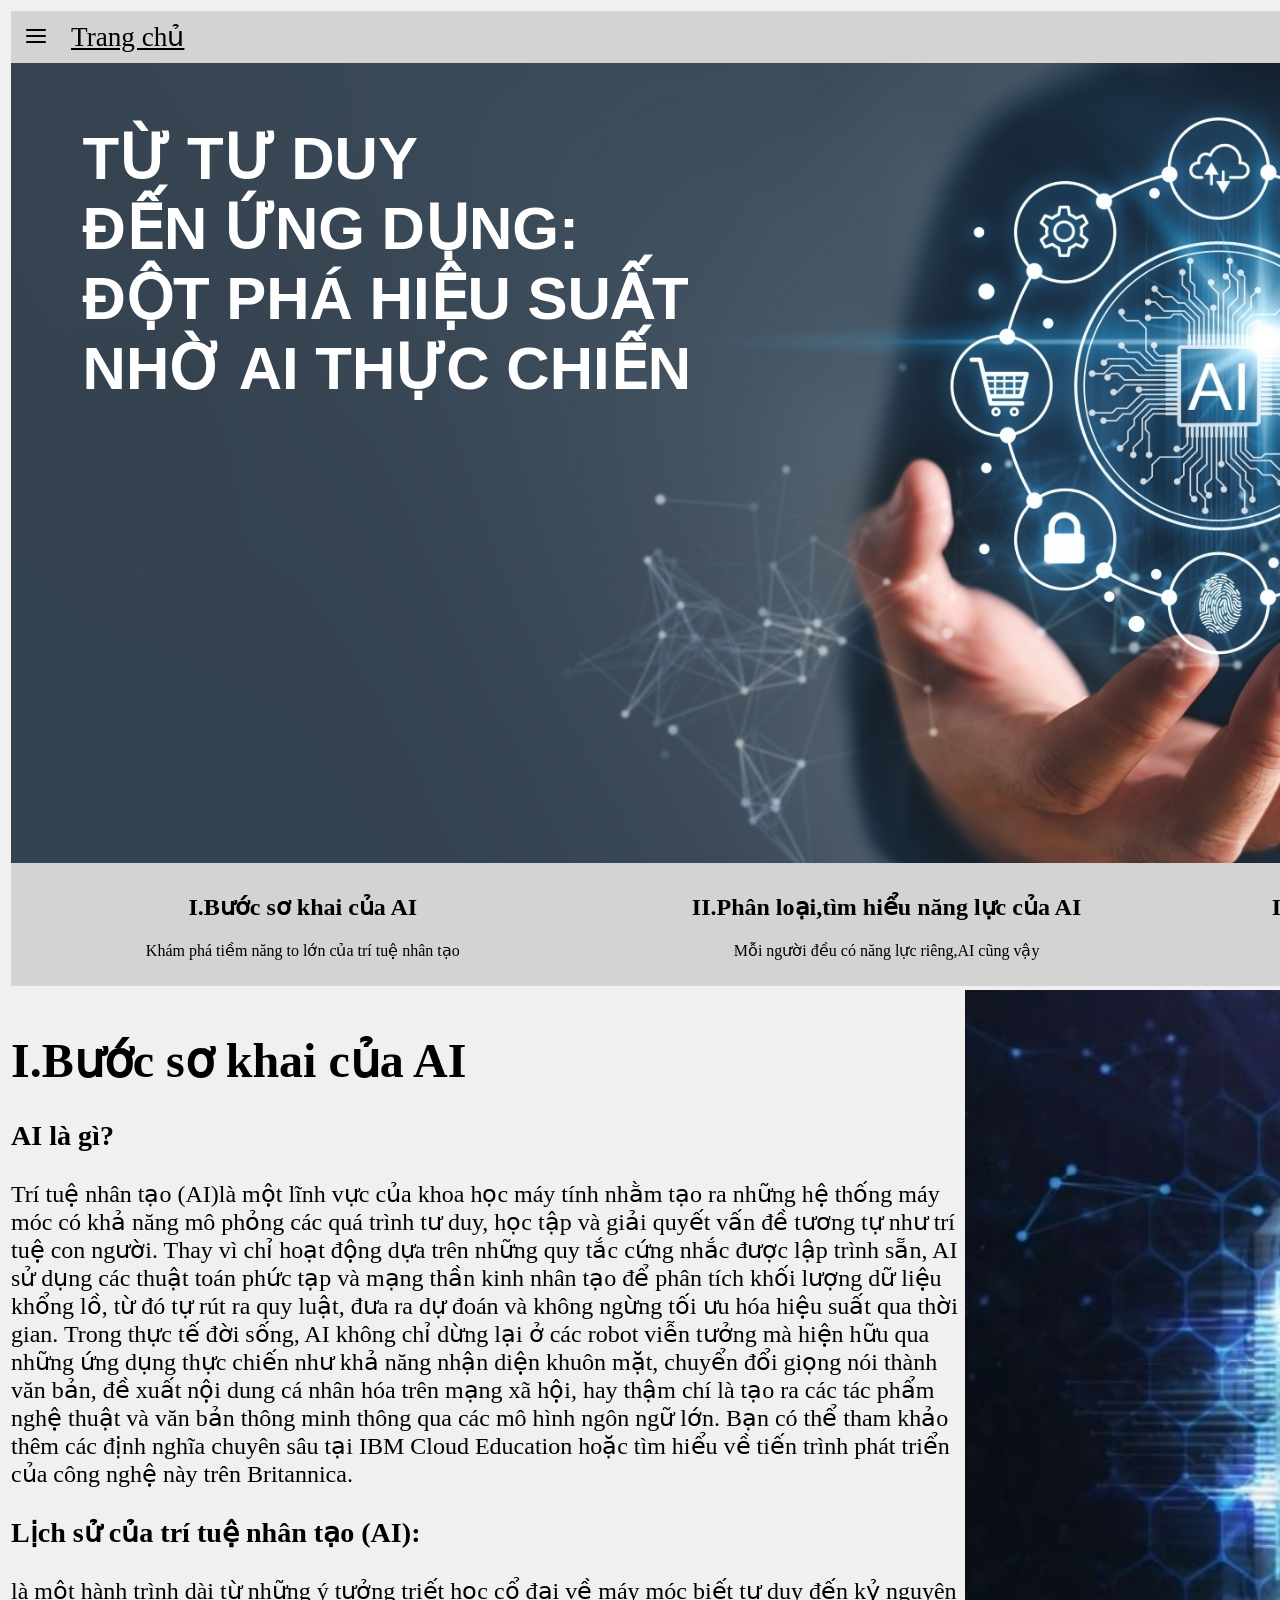
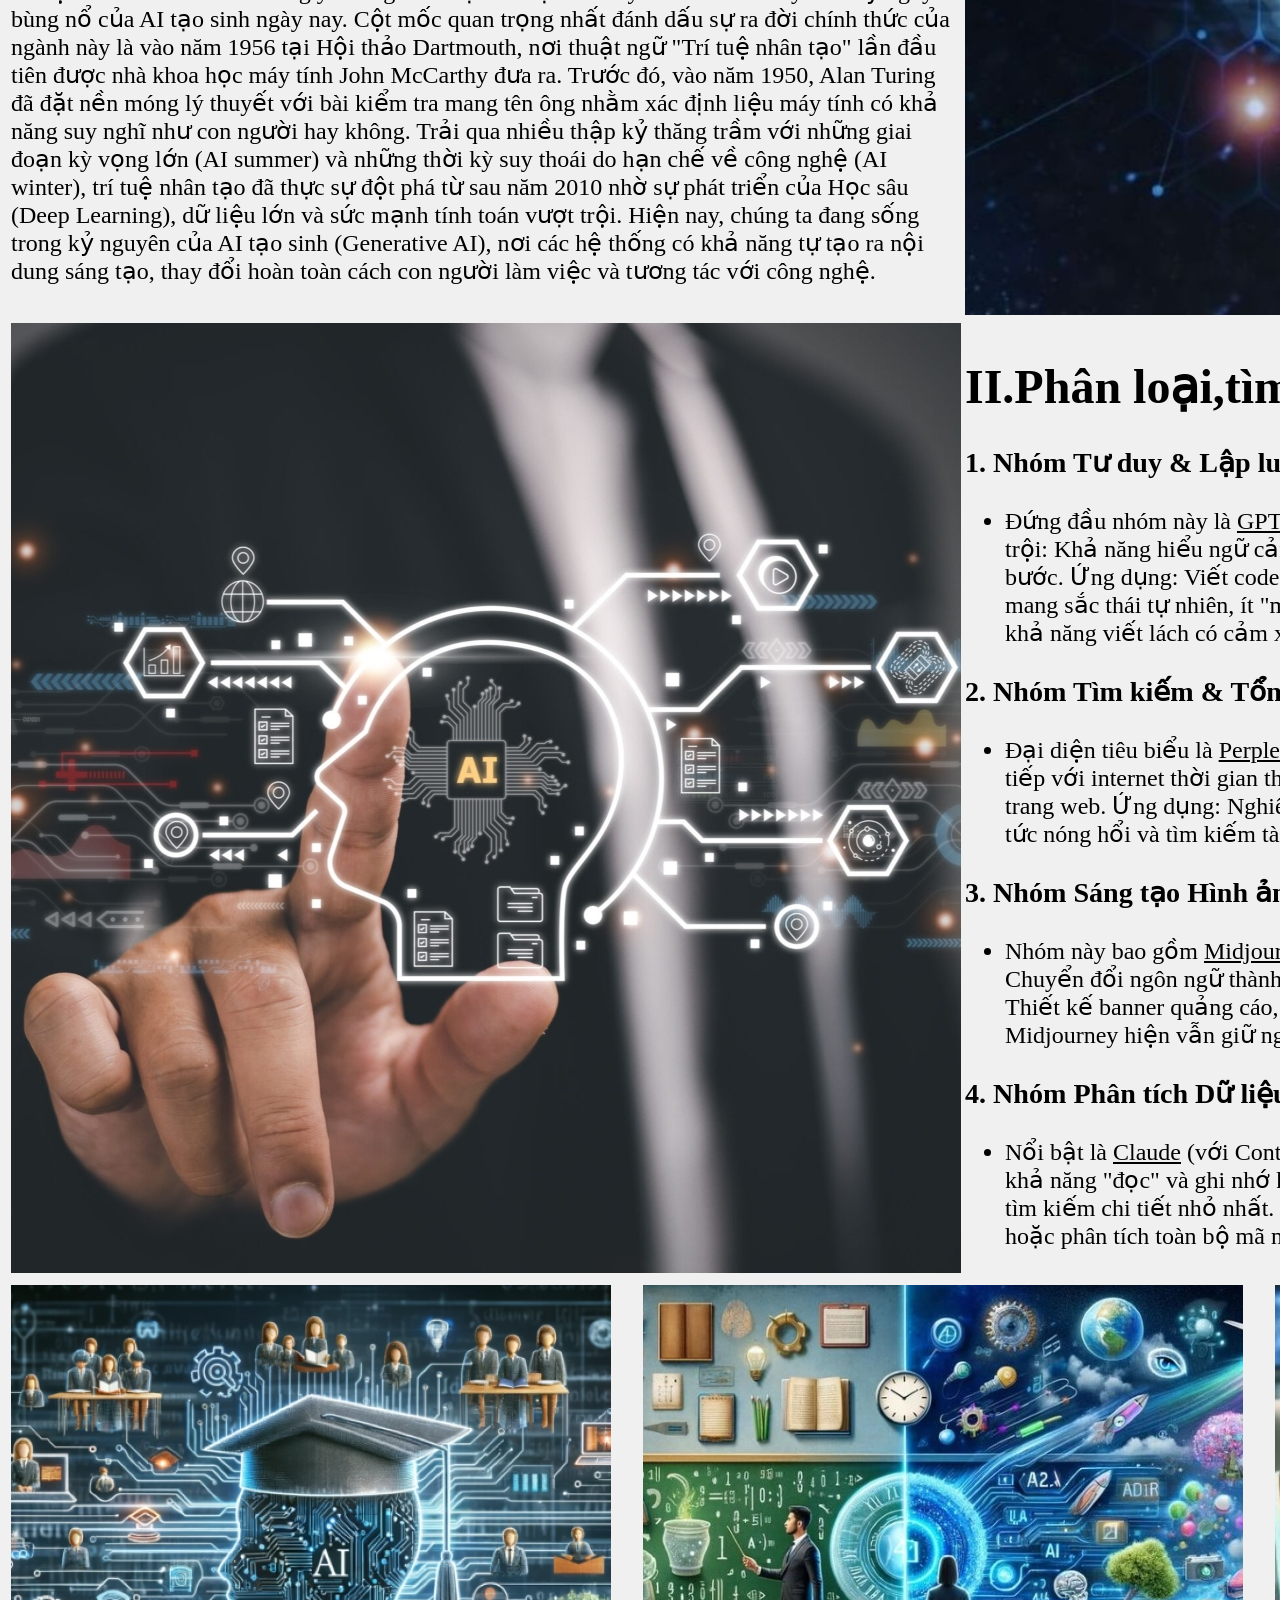
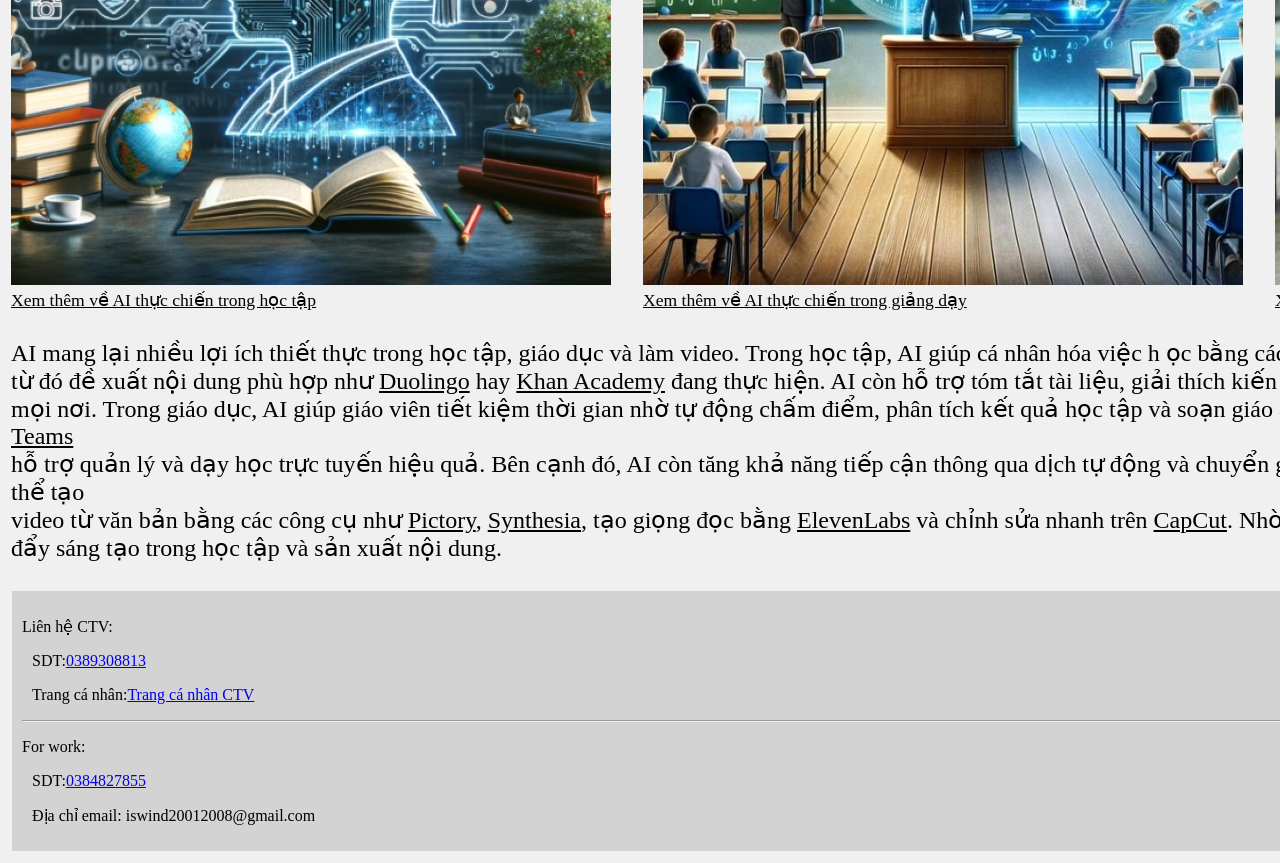
<file: index.html>
<!DOCTYPE html>
<head>
<meta charset="utf-8">
<link href="style.css" rel="stylesheet" type= "text/css">
</head>
<body>
<table>
<tr>
<td colspan="2">
<div class="row">
<div class="menu-container">
 
  <input type="checkbox" id="menu-toggle" class="menu-checkbox">
  
 
  <label for="menu-toggle" class="menu-btn">
    <div class="hamburger">
      <span></span>
      <span></span>
      <span></span>
    </div>
  </label>

  <ul class="dropdown-content">
    <li><a href="https://kilo.ai" target=_blank >Trang web hỗ trợ lập trình</a></li>
    <li><a href="tttv.html">Thông tin người phát triển</a></li>
  </ul>
</div>


  <div class="block_4"><a id="link" href="index.html">Trang chủ</a></div>
</div>
   <div class="banner">
    <h1>TỪ TƯ DUY<br>ĐẾN ỨNG DỤNG:<br>ĐỘT PHÁ HIỆU SUẤT<br> NHỜ AI THỰC CHIẾN<h1>
   </div>
      <div class="slogan">
	  <div class="row">
         <div class="block_3"><h2>I.Bước sơ khai của AI</h2><p>Khám phá tiềm năng to lớn của trí tuệ nhân tạo</p></div>
         <div class="block_3"><h2>II.Phân loại,tìm hiểu năng lực của AI</h2><p>Mỗi người đều có năng lực riêng,AI cũng vậy</p></div>
         <div class="block_3"><h2>III.Sử dụng,phòng tránh rủi ro của AI</h2><p>Đặt đúng vị trí,AI cũng có thể tỏa sáng hoặc lụi tàn</p></div>
      </div>
	  </div>
</td>
</tr>
   <tr>
      <td class="cell_text1">
	  <h1>I.Bước sơ khai của AI</h1>
	  <h3>AI là gì?</h3>
	  <p>Trí tuệ nhân tạo (AI)là một lĩnh vực của khoa học máy tính nhằm tạo ra những hệ thống máy móc có khả năng mô phỏng các quá trình tư duy, 
	  học tập và giải quyết vấn đề tương tự như trí tuệ con người. Thay vì chỉ hoạt động dựa trên những quy tắc cứng nhắc được lập trình sẵn, AI 
	  sử dụng các thuật toán phức tạp và mạng thần kinh nhân tạo để phân tích khối lượng dữ liệu khổng lồ, từ đó tự rút ra quy luật, đưa ra dự đoán
	  và không ngừng tối ưu hóa hiệu suất qua thời gian. Trong thực tế đời sống, AI không chỉ dừng lại ở các robot viễn tưởng mà hiện hữu qua những
	  ứng dụng thực chiến như khả năng nhận diện khuôn mặt, chuyển đổi giọng nói thành văn bản, đề xuất nội dung cá nhân hóa trên mạng xã hội, hay 
	  thậm chí là tạo ra các tác phẩm nghệ thuật và văn bản thông minh thông qua các mô hình ngôn ngữ lớn. Bạn có thể tham khảo thêm các định nghĩa 
	  chuyên sâu tại IBM Cloud Education hoặc tìm hiểu về tiến trình phát triển của công nghệ này trên Britannica.</p>
	  <h3>Lịch sử của trí tuệ nhân tạo (AI):</h3>
	  <p> là một hành trình dài từ những ý tưởng triết học cổ đại về máy móc biết tư duy đến kỷ nguyên bùng nổ của 
	  AI tạo sinh ngày nay. Cột mốc quan trọng nhất đánh dấu sự ra đời chính thức của ngành này là vào năm 1956 tại Hội thảo Dartmouth, nơi thuật ngữ
	  "Trí tuệ nhân tạo" lần đầu tiên được nhà khoa học máy tính John McCarthy đưa ra. Trước đó, vào năm 1950, Alan Turing đã đặt nền móng lý thuyết 
	  với bài kiểm tra mang tên ông nhằm xác định liệu máy tính có khả năng suy nghĩ như con người hay không. Trải qua nhiều thập kỷ thăng trầm với 
	  những giai đoạn kỳ vọng lớn (AI summer) và những thời kỳ suy thoái do hạn chế về công nghệ (AI winter), trí tuệ nhân tạo đã thực sự đột phá từ 
	  sau năm 2010 nhờ sự phát triển của Học sâu (Deep Learning), dữ liệu lớn và sức mạnh tính toán vượt trội. Hiện nay, chúng ta đang sống trong kỷ 
	  nguyên của AI tạo sinh (Generative AI), nơi các hệ thống có khả năng tự tạo ra nội dung sáng tạo, thay đổi hoàn toàn cách con người làm việc và 
	  tương tác với công nghệ. 
</p>
	  </td>
      <td class="cell_img1"><img src="img/img1.jpg"></td>
   </tr>
   <tr>
      <td class="cell_img2"><img src="img/img2.jpg"></td>
      <td class="cell_text2">
	  <h1>II.Phân loại,tìm hiểu năng lực của AI</h1>
	  <h3>1. Nhóm Tư duy & Lập luận (The Logical Thinkers)</h3>
	  <p>
	  <ul>
	  <li>
         Đứng đầu nhóm này là <a id="link" href="https://chatgpt.com" target=_blank>GPT-4o (OpenAI)</a> và <a id="link" href="https://www.anthropic.com/news/claude-3-5-sonnetClaude" target=_blank> Claude 3.5 Sonnet (Anthropic).</a>
         Năng lực nổi trội: Khả năng hiểu ngữ cảnh sâu sắc, lập luận logic phức tạp và giải quyết vấn đề đa bước.
         Ứng dụng: Viết code, lập kế hoạch kinh doanh, phân tích dữ liệu và viết lách mang sắc thái tự nhiên, ít
         "máy móc" nhất. Đặc biệt, Claude được đánh giá rất cao về khả năng viết lách có cảm xúc và "người" hơn.
		 </li>
		 </ul>
      <h3>2. Nhóm Tìm kiếm & Tổng hợp thông tin (The Knowledge Seekers)</h3>
      <p>
	     <ul>
	     <li>
	     Đại diện tiêu biểu là <a id="link" href="https://www.perplexity.ai/" target=_blank>Perplexity AI</a> và <a id="link" href="https://gemini.google.com" target=_blank>Google Gemini.</a>
         Năng lực nổi trội: Kết nối trực tiếp với internet thời gian thực, trích dẫn nguồn tin cậy và tóm tắt thông tin từ hàng ngàn trang web.
         Ứng dụng: Nghiên cứu thị trường, kiểm tra thông tin (fact-check), cập nhật tin tức nóng hổi và tìm kiếm tài liệu học thuật.
		 </li>
		 </ul>
	  </p>
      <h3>3. Nhóm Sáng tạo Hình ảnh & Đồ họa (The Visual Artists)</h3>
      <p>
	  <ul>
	  <li>
	     Nhóm này bao gồm <a id="link" href="https://gigapixelai.com" target=_blank>Midjourney</a>, <a id="link" href="https://alibabacloud.com" target=_blank>DALL-E 3</a> và <a id="link" href="https://stablediffusionweb.com/" target=_blank>Stable Diffusion.</a>
         Năng lực nổi trội: Chuyển đổi ngôn ngữ thành hình ảnh nghệ thuật với độ chi tiết kinh ngạc.
         Ứng dụng: Thiết kế banner quảng cáo, minh họa bài viết, tạo logo và concept art. Trong đó, Midjourney hiện vẫn giữ ngôi vương về tính nghệ thuật và độ sắc nét.
		 </li>
		 </ul>
		 </p>
      <h3>4. Nhóm Phân tích Dữ liệu & Xử lý File lớn (The Data Crunchers)</h3>
      <p>
	  <ul>
	  <li>
	     Nổi bật là <a id="link" href="https://claude.ai" target=_blank>Claude</a> (với Context Window lớn) và <a id="link" href="https://aistudio.google.com"target=_blank>Gemini 1.5 Pro.</a>
         Năng lực nổi trội: Có khả năng "đọc" và ghi nhớ hàng ngàn trang tài liệu hoặc hàng giờ video cùng một lúc để tìm kiếm chi tiết nhỏ nhất.
         Ứng dụng: Đọc hiểu báo cáo tài chính dày cộm, tóm tắt sách, hoặc phân tích toàn bộ mã nguồn của một phần mềm lớn.
		 </li>
		 </ul>
      </p>
	  </td>
   </tr>
   <tr>
   </tr>
</table>
<table>
   <tr class="image-row">
	  <td class="img"><a class="link3" href="hocthuat.html"><img src="img\hocthuat.jpg"><br>Xem thêm về AI thực chiến trong học tập</a></td>
	  <td class="img"><a class="link3" href="giangday.html"><img src="img\giangday.jpg"><br>Xem thêm về AI thực chiến trong giảng dạy</a></td>
	  <td class="img"><a class="link3" href="video.html"><img src="img\lam video.jpg"><br>Xem thêm về AI thực chiến trong tạo video</a></td>
   </tr>
   <tr class="cell_text1">	
      <td><p>AI mang lại nhiều lợi ích thiết thực trong học tập, giáo dục và làm video. Trong học tập, AI giúp cá nhân hóa việc h
	  ọc bằng cách phân tích điểm mạnh – điểm yếu của từng người,<br> từ đó đề xuất nội dung phù hợp như <a id="link" href="https://vi.duolingo.com/" target=_blank >Duolingo</a> 
	  hay <a id="link" href="https://vi.khanacademy.org/" target=_blank >Khan Academy</a>
	  đang thực hiện. AI còn hỗ trợ tóm tắt tài liệu, giải thích kiến thức khó, tạo sơ đồ tư duy và giúp học sinh học mọi lúc <br>
	  mọi nơi. Trong giáo dục, AI giúp giáo viên tiết kiệm thời gian nhờ tự động chấm điểm, phân tích kết quả học tập và soạn giáo án; các nền tảng như <a id="link" href="https://classroom.google.com/" target=_blank>Google Classroom</a> hay
	  <a id="link" href="https://www.microsoft.com/vi-vn/microsoft-teams/log-in" target=_blank>Microsoft Teams</a><br>
	  hỗ trợ quản lý và dạy học trực tuyến hiệu quả. Bên cạnh đó, AI
	  còn tăng khả năng tiếp cận thông qua dịch tự động và chuyển giọng nói thành văn bản. Trong lĩnh vực làm video, AI có thể tạo<br> video từ văn bản bằng các công cụ như <a id="link" href="https://pictory.ai/" target=_blank>Pictory</a>, 
	  <a id="link" href="https://www.synthesia.io/" target=_blank>Synthesia</a>, 
	  tạo giọng đọc bằng <a id="link" href="https://elevenlabs.io/" target=_blank>ElevenLabs</a> và chỉnh sửa nhanh trên <a id="link" href="https://www.capcut.com/">CapCut</a>. 
	  Nhờ đó, AI giúp tiết kiệm thời gian, nâng cao hiệu quả và thúc đẩy sáng tạo trong học tập và sản xuất nội dung.</p></td>
   </tr>
<tr>
<td>
<footer>
   <div><p>Liên hệ CTV:</p>
      <div class="link1"><p>SDT:<a href="tel:0389308813">0389308813</a></p></div>
      <div class="link1"><p>Trang cá nhân:<a href="https://www.facebook.com/an.nguyen.386273">Trang cá nhân CTV</a></div>
   </div>
   <hr>
   <div><p>For work:</p>
      <div class="link1"><p>SDT:<a href="tel:0384827855">0384827855</a></p></div>
      <div class="link1"><p>Địa chỉ email:<span onclick="navigator.clipboard.writeText(' iswind20012008@gmail.com'); alert('Đã sao chép!');" style="cursor:pointer;">
   iswind20012008@gmail.com
</span></p>
</div>
   </div>
</footer>
</td>
</tr>
</table>
</body>
</file>
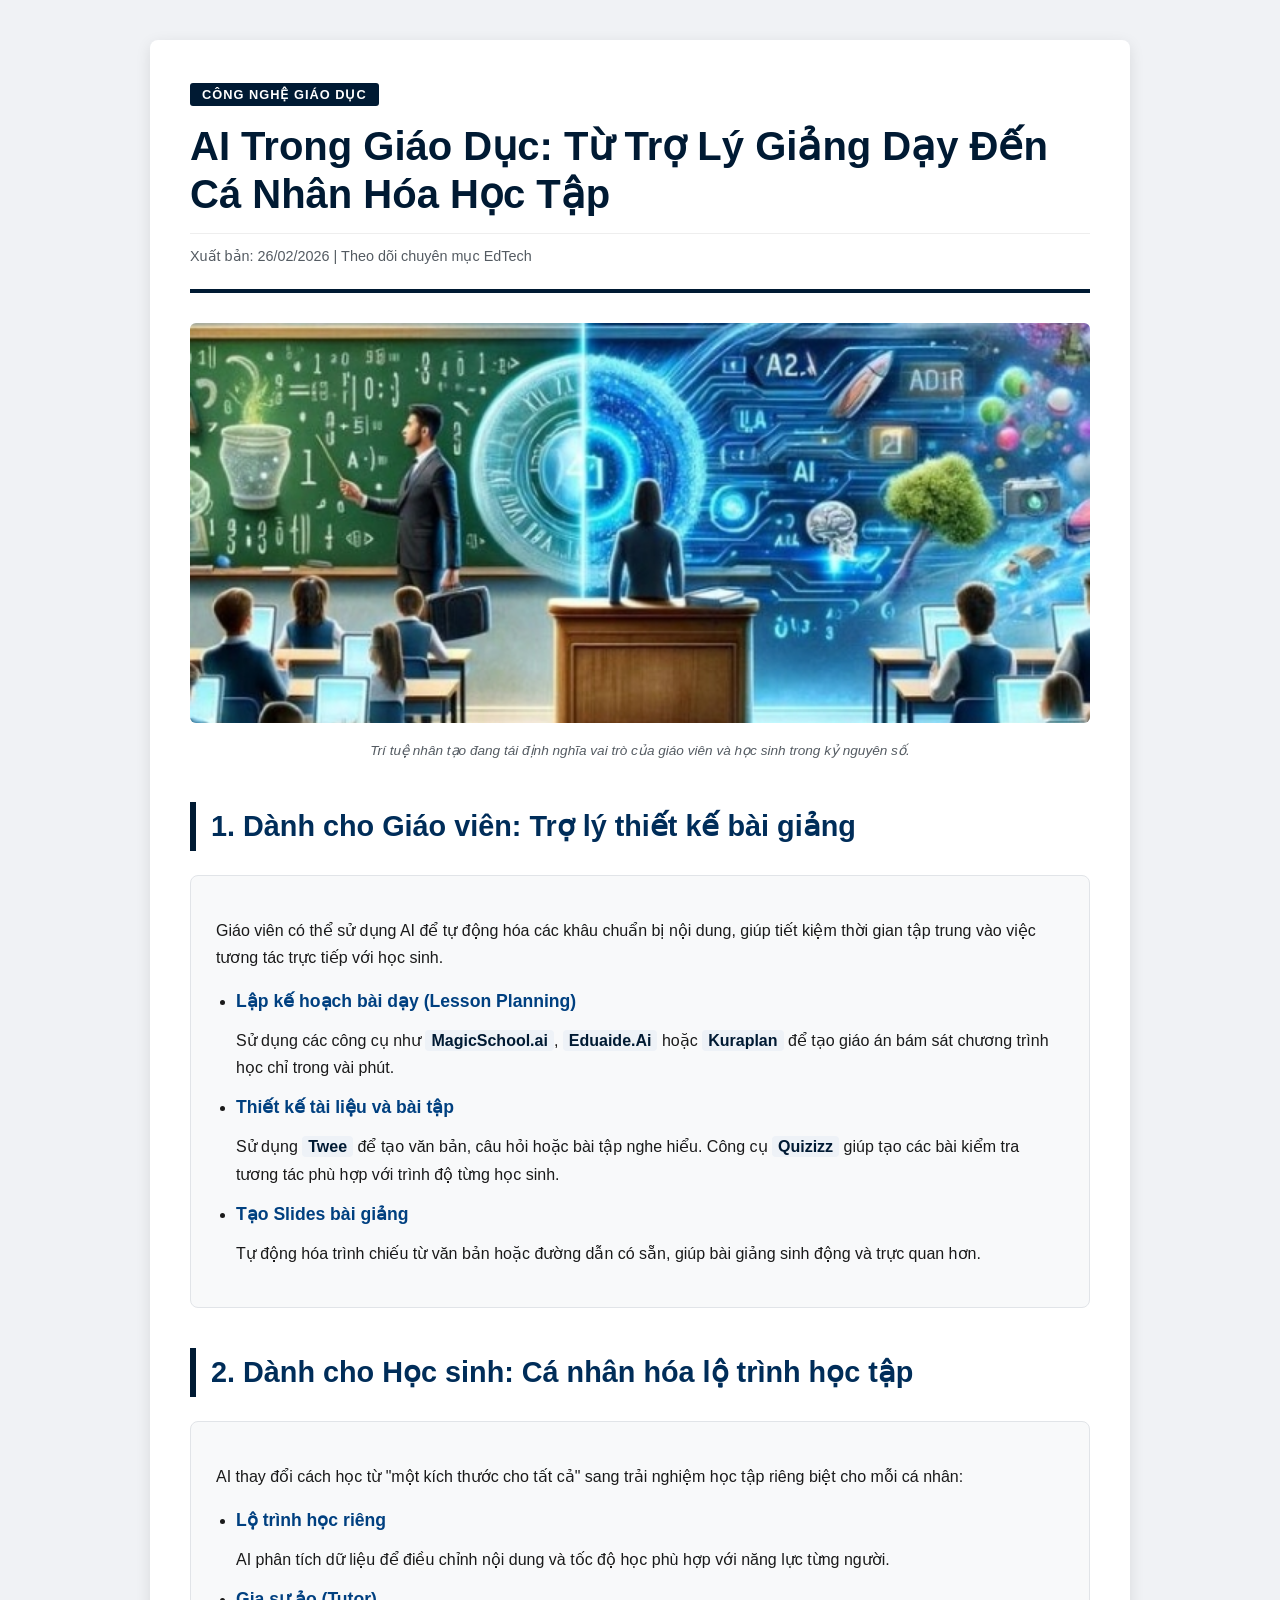
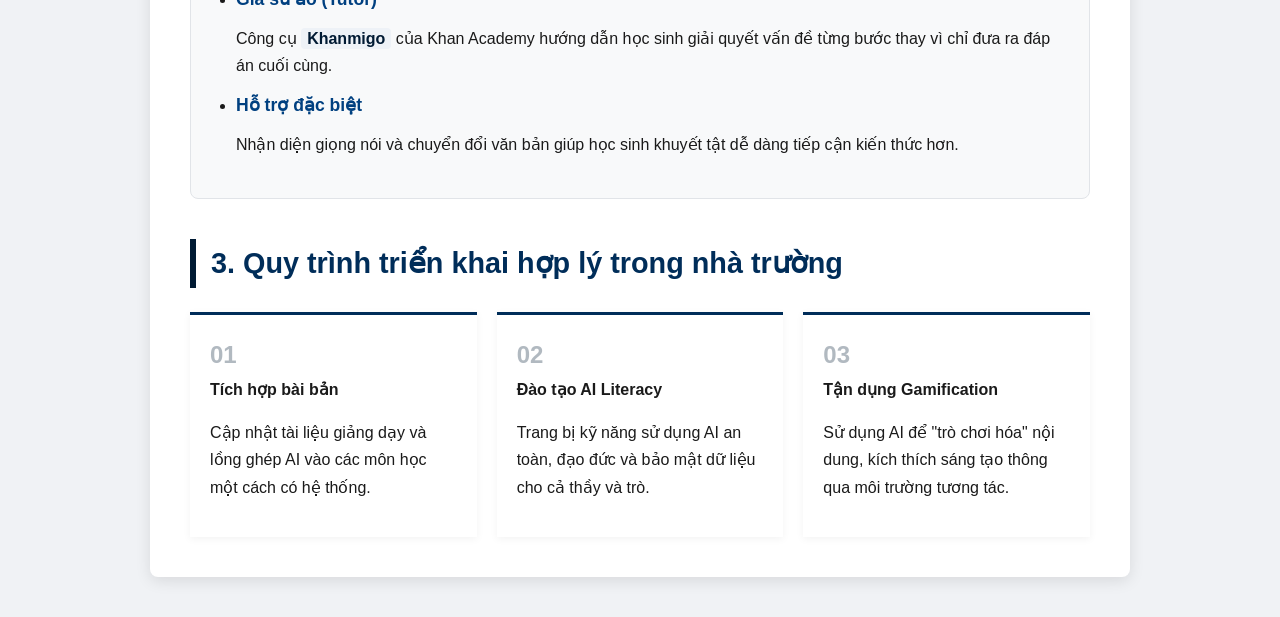
<file: giangday.html>
<!DOCTYPE html>
<html lang="vi">
<head>
    <meta charset="UTF-8">
    <meta name="viewport" content="width=device-width, initial-scale=1.0">
    <title>AI trong Giáo dục: Tương lai của Dạy và Học</title>
    <style>
        :root {
     
            --navy-dark: #001a33;
            --navy-primary: #002d59;
            --navy-accent: #004080;
            --text-main: #1a1a1a;
            --text-muted: #545b62;
            --bg-light: #f8f9fa;
            --white: #ffffff;
        }

        body {
            font-family: 'Segoe UI', Roboto, Helvetica, Arial, sans-serif;
            line-height: 1.7;
            color: var(--text-main);
            margin: 0;
            background-color: #f0f2f5;
        }

        .container {
            max-width: 900px;
            margin: 40px auto;
            background: var(--white);
            padding: 40px;
            border-radius: 8px;
            box-shadow: 0 4px 15px rgba(0,0,0,0.1);
        }

     
        header {
            border-bottom: 4px solid var(--navy-dark);
            margin-bottom: 30px;
            padding-bottom: 20px;
        }

        .category-tag {
            background: var(--navy-dark);
            color: var(--white);
            padding: 4px 12px;
            font-size: 0.8rem;
            font-weight: bold;
            text-transform: uppercase;
            letter-spacing: 1px;
            border-radius: 3px;
        }

        h1 {
            font-size: 2.5rem;
            color: var(--navy-dark);
            margin: 15px 0;
            line-height: 1.2;
        }

        .article-meta {
            font-size: 0.9rem;
            color: var(--text-muted);
            border-top: 1px solid #eee;
            padding-top: 10px;
        }

        /* Hình ảnh minh họa */
        .featured-image-container {
            margin: 30px 0;
        }

        .featured-image {
            width: 100%;
            height: 400px;
            object-fit: cover;
            border-radius: 6px;
        }

        .image-caption {
            font-size: 0.85rem;
            color: var(--text-muted);
            text-align: center;
            margin-top: 8px;
            font-style: italic;
        }

      
        h2 {
            font-size: 1.8rem;
            color: var(--navy-primary);
            border-left: 6px solid var(--navy-dark);
            padding-left: 15px;
            margin-top: 40px;
        }

        .content-card {
            background: var(--bg-light);
            border: 1px solid #e1e4e8;
            border-radius: 8px;
            padding: 25px;
            margin-bottom: 25px;
        }

        .sub-heading {
            color: var(--navy-accent);
            font-weight: bold;
            font-size: 1.1rem;
            display: block;
            margin-bottom: 10px;
        }

        .tool-list {
            margin: 15px 0;
            padding-left: 20px;
        }

        .tool-list li {
            margin-bottom: 12px;
        }

        .tool-name {
            color: var(--navy-dark);
            font-weight: 600;
            background: #eef2f7;
            padding: 2px 6px;
            border-radius: 4px;
        }

        .process-box {
            display: grid;
            grid-template-columns: repeat(auto-fit, minmax(250px, 1fr));
            gap: 20px;
            margin-top: 20px;
        }

        .step-item {
            border-top: 3px solid var(--navy-primary);
            background: #fff;
            padding: 20px;
            box-shadow: 0 2px 8px rgba(0,0,0,0.05);
        }

        .step-number {
            color: var(--navy-dark);
            font-size: 1.5rem;
            font-weight: 800;
            opacity: 0.3;
        }

        @media (max-width: 768px) {
            .container { padding: 20px; margin: 0; }
            h1 { font-size: 1.8rem; }
            .featured-image { height: 250px; }
        }
    </style>
</head>
<body>

<div class="container">
    <header>
        <span class="category-tag">Công nghệ giáo dục</span>
        <h1>AI Trong Giáo Dục: Từ Trợ Lý Giảng Dạy Đến Cá Nhân Hóa Học Tập</h1>
        <div class="article-meta">Xuất bản: 26/02/2026 | Theo dõi chuyên mục EdTech</div>
    </header>

    <div class="featured-image-container">
        <img src="img/giangday.jpg" 
             alt="AI in Education" class="featured-image">
        <p class="image-caption">Trí tuệ nhân tạo đang tái định nghĩa vai trò của giáo viên và học sinh trong kỷ nguyên số.</p>
    </div>

    <h2>1. Dành cho Giáo viên: Trợ lý thiết kế bài giảng</h2>
    <div class="content-card">
        <p>Giáo viên có thể sử dụng AI để tự động hóa các khâu chuẩn bị nội dung, giúp tiết kiệm thời gian tập trung vào việc tương tác trực tiếp với học sinh.</p>
        <ul class="tool-list">
            <li><span class="sub-heading">Lập kế hoạch bài dạy (Lesson Planning)</span>
                Sử dụng các công cụ như <span class="tool-name">MagicSchool.ai</span>, <span class="tool-name">Eduaide.Ai</span> hoặc <span class="tool-name">Kuraplan</span> để tạo giáo án bám sát chương trình học chỉ trong vài phút.</li>
            <li><span class="sub-heading">Thiết kế tài liệu và bài tập</span>
                Sử dụng <span class="tool-name">Twee</span> để tạo văn bản, câu hỏi hoặc bài tập nghe hiểu. Công cụ <span class="tool-name">Quizizz</span> giúp tạo các bài kiểm tra tương tác phù hợp với trình độ từng học sinh.</li>
            <li><span class="sub-heading">Tạo Slides bài giảng</span>
                Tự động hóa trình chiếu từ văn bản hoặc đường dẫn có sẵn, giúp bài giảng sinh động và trực quan hơn.</li>
        </ul>
    </div>

    <h2>2. Dành cho Học sinh: Cá nhân hóa lộ trình học tập</h2>
    <div class="content-card">
        <p>AI thay đổi cách học từ "một kích thước cho tất cả" sang trải nghiệm học tập riêng biệt cho mỗi cá nhân:</p>
        <ul class="tool-list">
            <li><span class="sub-heading">Lộ trình học riêng</span>
                AI phân tích dữ liệu để điều chỉnh nội dung và tốc độ học phù hợp với năng lực từng người.</li>
            <li><span class="sub-heading">Gia sư ảo (Tutor)</span>
                Công cụ <span class="tool-name">Khanmigo</span> của Khan Academy hướng dẫn học sinh giải quyết vấn đề từng bước thay vì chỉ đưa ra đáp án cuối cùng.</li>
            <li><span class="sub-heading">Hỗ trợ đặc biệt</span>
                Nhận diện giọng nói và chuyển đổi văn bản giúp học sinh khuyết tật dễ dàng tiếp cận kiến thức hơn.</li>
        </ul>
    </div>

    <h2>3. Quy trình triển khai hợp lý trong nhà trường</h2>
    <div class="process-box">
        <div class="step-item">
            <div class="step-number">01</div>
            <strong>Tích hợp bài bản</strong>
            <p>Cập nhật tài liệu giảng dạy và lồng ghép AI vào các môn học một cách có hệ thống.</p>
        </div>
        <div class="step-item">
            <div class="step-number">02</div>
            <strong>Đào tạo AI Literacy</strong>
            <p>Trang bị kỹ năng sử dụng AI an toàn, đạo đức và bảo mật dữ liệu cho cả thầy và trò.</p>
        </div>
        <div class="step-item">
            <div class="step-number">03</div>
            <strong>Tận dụng Gamification</strong>
            <p>Sử dụng AI để "trò chơi hóa" nội dung, kích thích sáng tạo thông qua môi trường tương tác.</p>
        </div>
    </div>
</div>

</body>
</html>
</file>
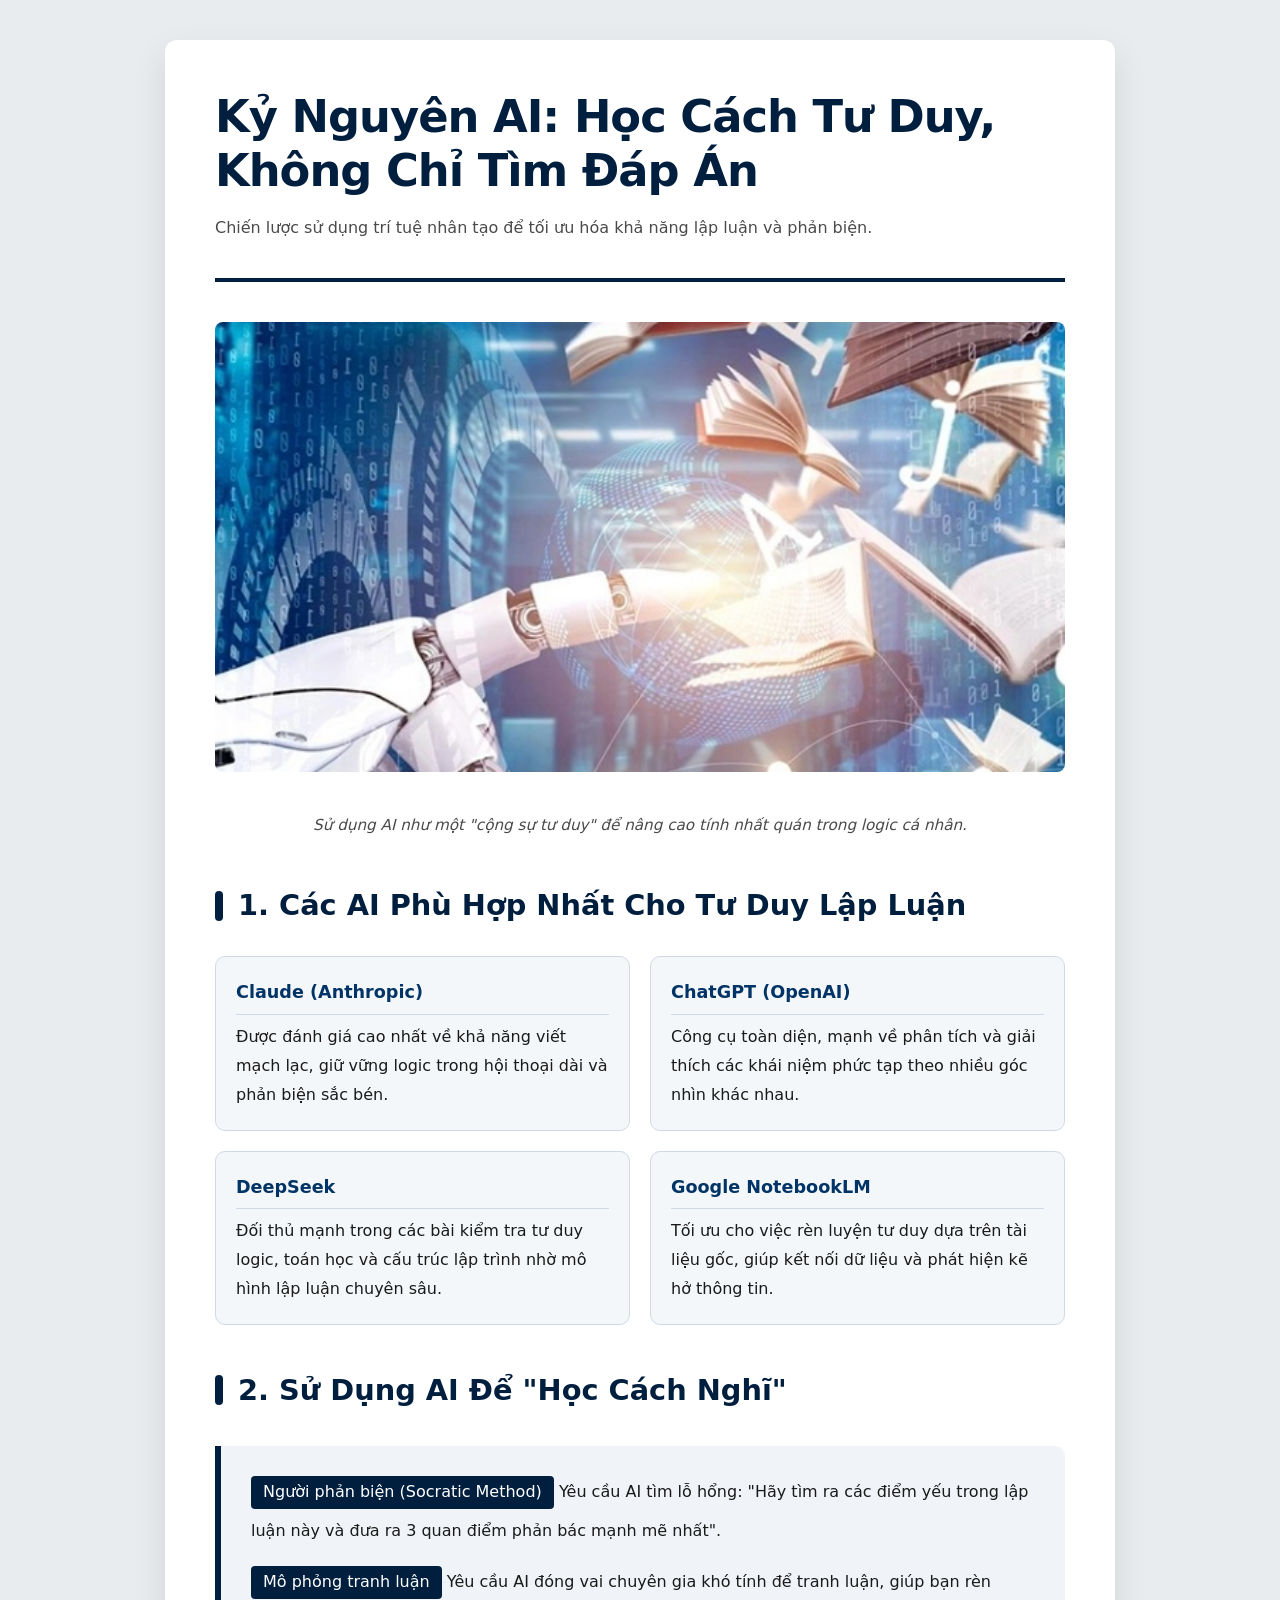
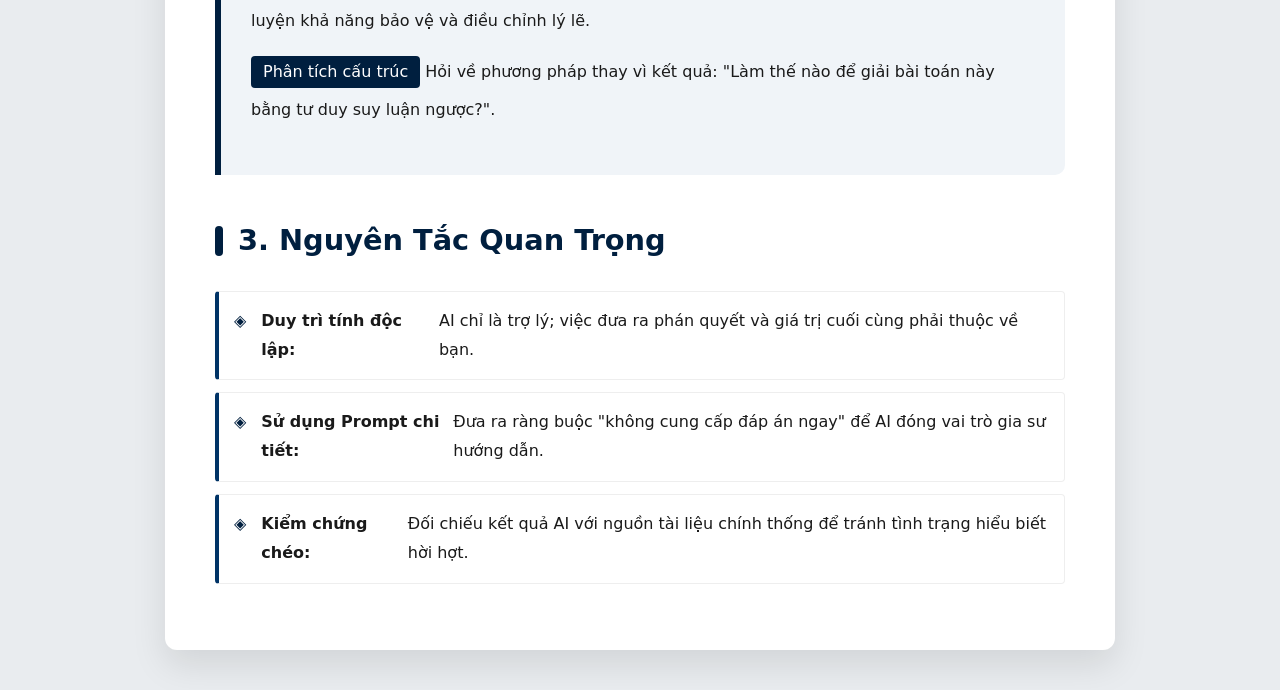
<file: hocthuat.html>
<!DOCTYPE html>
<html lang="vi">
<head>
    <meta charset="UTF-8">
    <meta name="viewport" content="width=device-width, initial-scale=1.0">
    <title>Kỷ Nguyên AI: Tư Duy Hệ Thống & Lập Luận Phản Biện</title>
    <style>
        :root {
            /* Đổi sang màu xanh Navy đậm (Midnight Navy) */
            --primary: #001f3f; 
            --accent: #003366;
            --dark: #1a1a1a;
            --text-secondary: #4a4a4a;
            --bg: #ffffff;
            --accent-bg: #f4f7f9;
        }

        body {
            font-family: 'Inter', -apple-system, system-ui, sans-serif;
            line-height: 1.8;
            color: var(--dark);
            margin: 0;
            background-color: #e9ecef;
        }

        .main-container {
            max-width: 850px;
            margin: 40px auto;
            background: var(--bg);
            padding: 50px;
            border-radius: 12px;
            box-shadow: 0 15px 35px rgba(0,0,0,0.1);
        }

        header {
            border-bottom: 4px solid var(--primary);
            margin-bottom: 40px;
            padding-bottom: 20px;
        }

        h1 {
            font-size: 2.8rem;
            margin: 0 0 15px 0;
            line-height: 1.2;
            letter-spacing: -1px;
            color: var(--primary);
        }

        .hero-image {
            width: 100%;
            height: 450px;
            object-fit: cover;
            border-radius: 8px;
            margin-bottom: 15px;
        }

        .caption {
            text-align: center;
            color: var(--text-secondary);
            font-style: italic;
            font-size: 0.95rem;
            margin-bottom: 40px;
        }

        h2 {
            font-size: 1.8rem;
            color: var(--primary);
            margin-top: 40px;
            display: flex;
            align-items: center;
        }

        h2::before {
            content: "";
            width: 8px;
            height: 30px;
            background: var(--primary);
            margin-right: 15px;
            border-radius: 4px;
        }

        .ai-tools-grid {
            display: grid;
            grid-template-columns: repeat(2, 1fr);
            gap: 20px;
            margin: 25px 0;
        }

        .tool-card {
            background: var(--accent-bg);
            padding: 20px;
            border-radius: 10px;
            border: 1px solid #d1d9e6;
            transition: transform 0.2s;
        }

        .tool-card:hover {
            transform: translateY(-5px);
            border-color: var(--primary);
        }

        .tool-card strong {
            color: var(--accent);
            font-size: 1.1rem;
            display: block;
            margin-bottom: 8px;
            border-bottom: 1px solid #d1d9e6;
            padding-bottom: 5px;
        }

        .strategy-box {
            background: #f0f4f8;
            border-left: 6px solid var(--primary);
            padding: 30px;
            margin: 30px 0;
            border-radius: 0 10px 10px 0;
        }

        .strategy-item {
            margin-bottom: 20px;
        }

        .strategy-item b {
            display: inline-block;
            background: var(--primary);
            color: white;
            padding: 2px 12px;
            border-radius: 4px;
            margin-bottom: 8px;
            font-weight: 500;
        }

        .principles {
            list-style: none;
            padding: 0;
        }

        .principles li {
            padding: 15px;
            margin-bottom: 12px;
            background: #fff;
            border: 1px solid #eee;
            border-left: 4px solid var(--accent);
            border-radius: 4px;
            display: flex;
            align-items: flex-start;
        }

        .principles li::before {
            content: "◈";
            color: var(--primary);
            margin-right: 15px;
            font-weight: bold;
        }

        @media (max-width: 768px) {
            .main-container { padding: 25px; margin: 0; border-radius: 0; }
            h1 { font-size: 2.1rem; }
            .ai-tools-grid { grid-template-columns: 1fr; }
            .hero-image { height: 250px; }
        }
    </style>
</head>
<body>

<main class="main-container">
    <header>
        <h1>Kỷ Nguyên AI: Học Cách Tư Duy, Không Chỉ Tìm Đáp Án</h1>
        <p style="color: var(--text-secondary); font-weight: 500;">Chiến lược sử dụng trí tuệ nhân tạo để tối ưu hóa khả năng lập luận và phản biện.</p>
    </header>

    <img src="img/img3.jpg" alt="Artificial Intelligence Logic" class="hero-image">
  
    <p class="caption">Sử dụng AI như một "cộng sự tư duy" để nâng cao tính nhất quán trong logic cá nhân.</p>

    <h2>1. Các AI Phù Hợp Nhất Cho Tư Duy Lập Luận</h2>
    <div class="ai-tools-grid">
        <div class="tool-card">
            <strong>Claude (Anthropic)</strong>
            Được đánh giá cao nhất về khả năng viết mạch lạc, giữ vững logic trong hội thoại dài và phản biện sắc bén.
        </div>
        <div class="tool-card">
            <strong>ChatGPT (OpenAI)</strong>
            Công cụ toàn diện, mạnh về phân tích và giải thích các khái niệm phức tạp theo nhiều góc nhìn khác nhau.
        </div>
        <div class="tool-card">
            <strong>DeepSeek</strong>
            Đối thủ mạnh trong các bài kiểm tra tư duy logic, toán học và cấu trúc lập trình nhờ mô hình lập luận chuyên sâu.
        </div>
        <div class="tool-card">
            <strong>Google NotebookLM</strong>
            Tối ưu cho việc rèn luyện tư duy dựa trên tài liệu gốc, giúp kết nối dữ liệu và phát hiện kẽ hở thông tin.
        </div>
    </div>

    <h2>2. Sử Dụng AI Để "Học Cách Nghĩ"</h2>
    <div class="strategy-box">
        <div class="strategy-item">
            <b>Người phản biện (Socratic Method)</b>
            Yêu cầu AI tìm lỗ hổng: "Hãy tìm ra các điểm yếu trong lập luận này và đưa ra 3 quan điểm phản bác mạnh mẽ nhất".
        </div>
        <div class="strategy-item">
            <b>Mô phỏng tranh luận</b>
            Yêu cầu AI đóng vai chuyên gia khó tính để tranh luận, giúp bạn rèn luyện khả năng bảo vệ và điều chỉnh lý lẽ.
        </div>
        <div class="strategy-item">
            <b>Phân tích cấu trúc</b>
            Hỏi về phương pháp thay vì kết quả: "Làm thế nào để giải bài toán này bằng tư duy suy luận ngược?".
        </div>
    </div>

    <h2>3. Nguyên Tắc Quan Trọng</h2>
    <ul class="principles">
        <li><strong>Duy trì tính độc lập:</strong> AI chỉ là trợ lý; việc đưa ra phán quyết và giá trị cuối cùng phải thuộc về bạn.</li>
        <li><strong>Sử dụng Prompt chi tiết:</strong> Đưa ra ràng buộc "không cung cấp đáp án ngay" để AI đóng vai trò gia sư hướng dẫn.</li>
        <li><strong>Kiểm chứng chéo:</strong> Đối chiếu kết quả AI với nguồn tài liệu chính thống để tránh tình trạng hiểu biết hời hợt.</li>
    </ul>
</main>

</body>
</html>
</file>
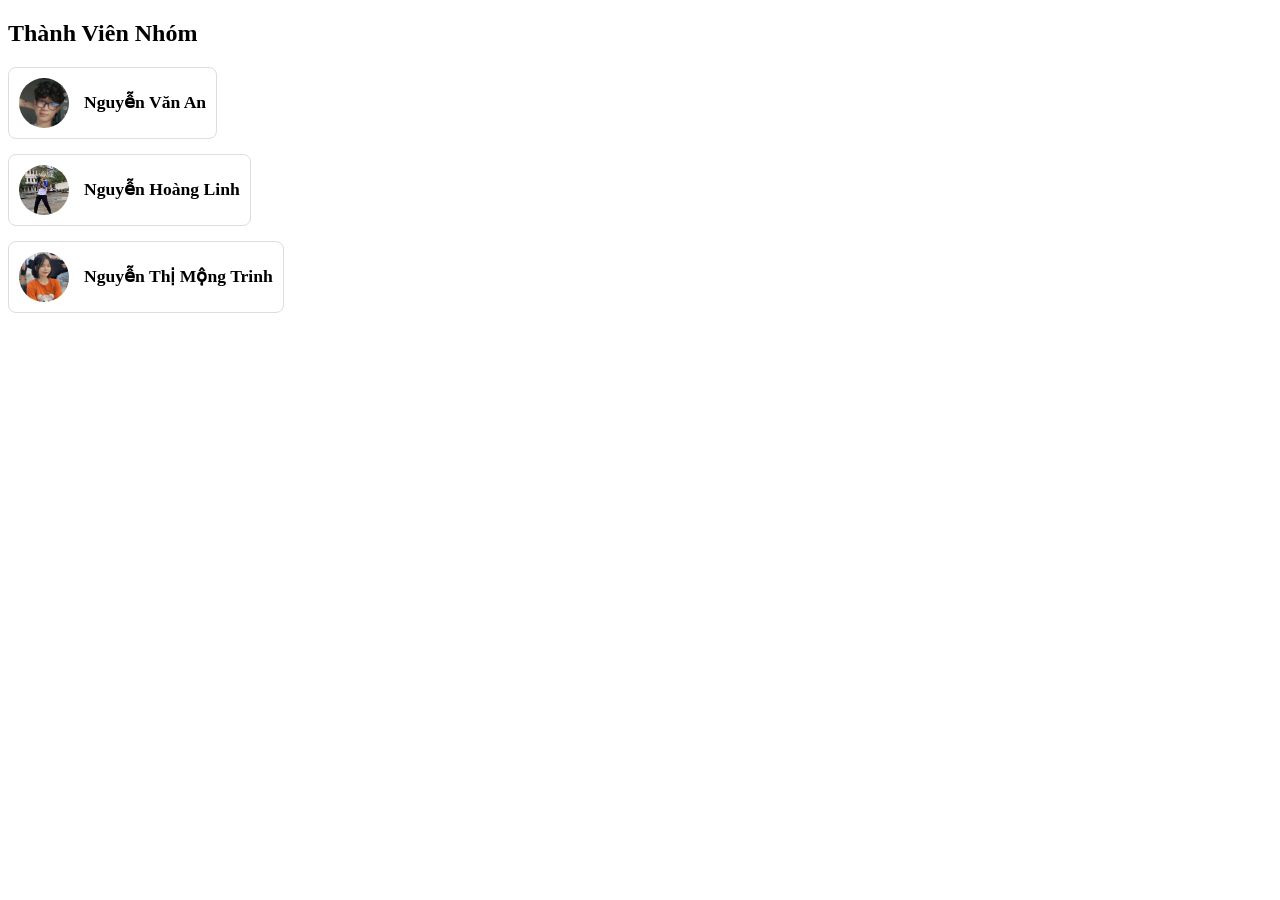
<file: tttv.html>
<!DOCTYPE html>
<html lang="vi">
<head>
    <meta charset="UTF-8">
    <title>Danh sách thành viên nhóm</title>
    <style>
        .team-list {
            list-style-type: none;
            padding: 0;
        }
        .member {
            display: flex;
            align-items: center;
            margin-bottom: 15px;
            padding: 10px;
            border: 1px solid #ddd;
            border-radius: 8px;
            width: fit-content;
        }
        .member img {
            width: 50px;
            height: 50px;
            border-radius: 50%;
            margin-right: 15px;
            object-fit: cover;
        }
        .member span {
            font-weight: bold;
            font-size: 1.1em;
        }
    </style>
</head>
<body>

    <h2>Thành Viên Nhóm</h2>

    <ul class="team-list">
    
        <li class="member">
            <img src="img/nva.jpg" alt="Ảnh Nguyễn Văn A">
            <span>Nguyễn Văn An</span>
        </li>

     
        <li class="member">
            <img src="img/nhl.jpg">
            <span>Nguyễn Hoàng Linh</span>
        </li>

        <li class="member">
            <img src="img/mt.jpg" >
            <span>Nguyễn Thị Mộng Trinh</span>
        </li>
    </ul>

</body>
</html>
</file>
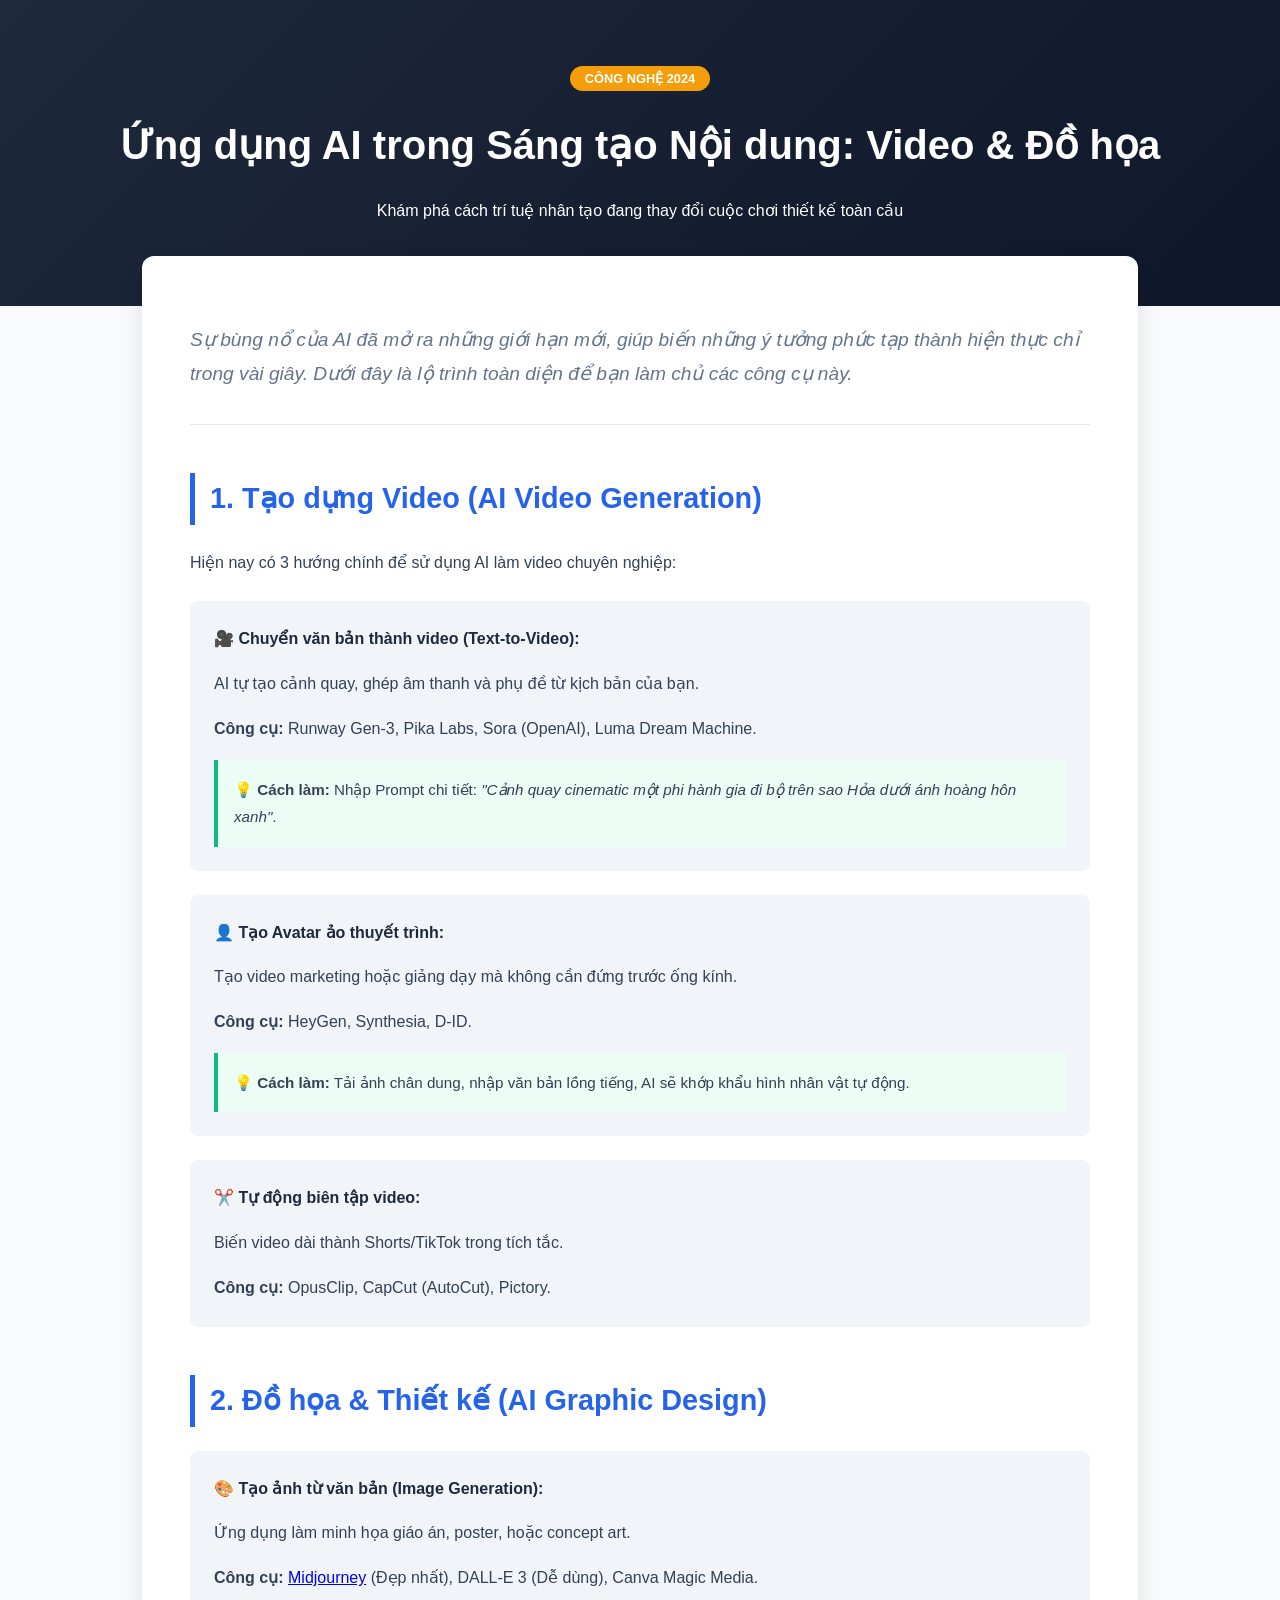
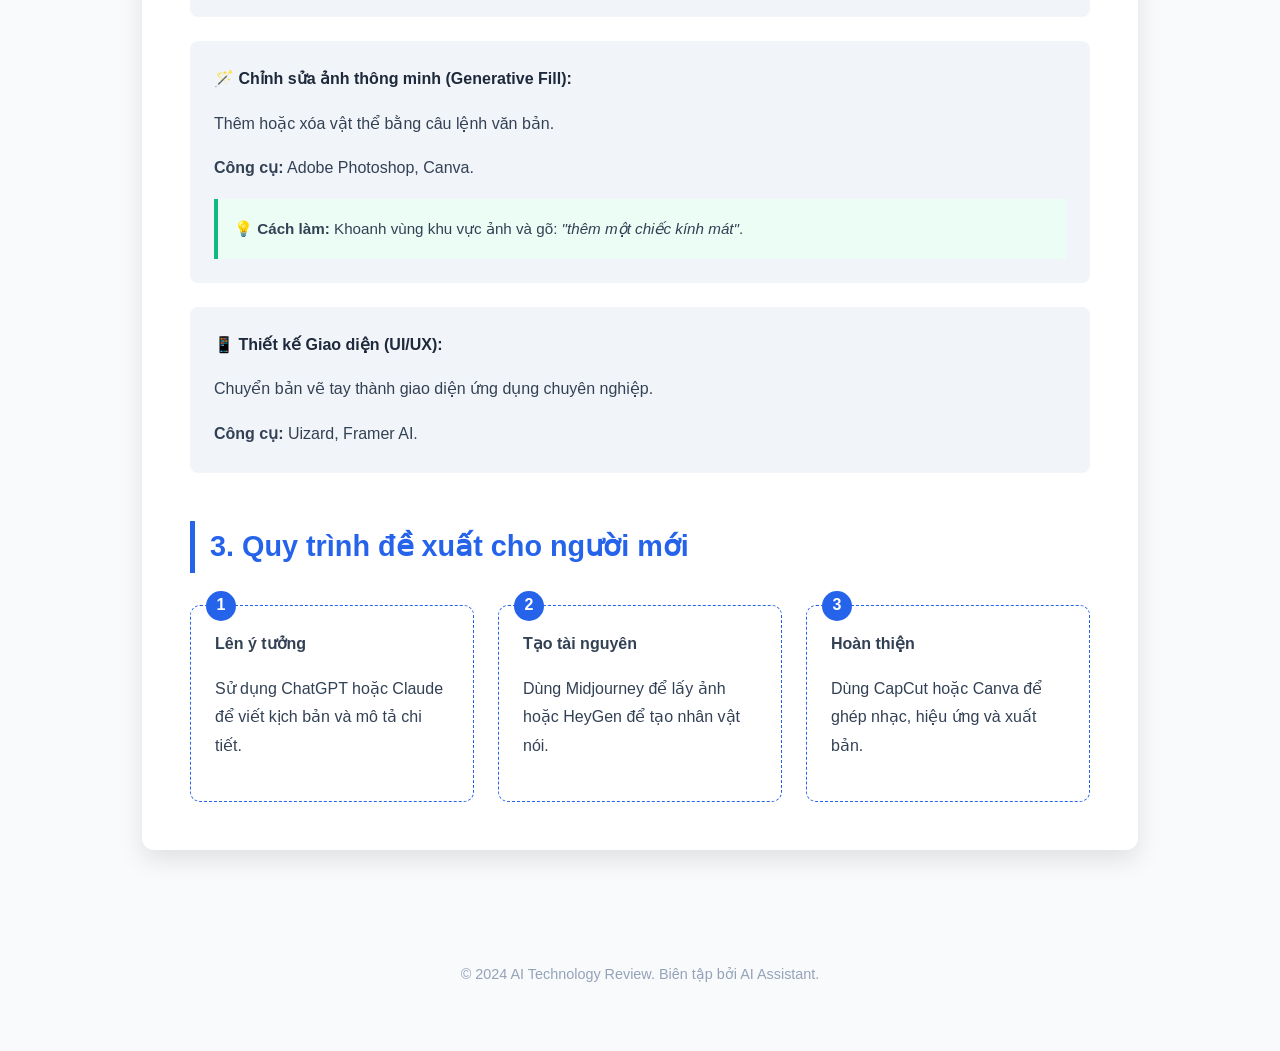
<file: video.html>
<!DOCTYPE html>
<html lang="vi">
<head>
    <meta charset="UTF-8">
    <meta name="viewport" content="width=device-width, initial-scale=1.0">
    <title>Kỷ Nguyên AI: Video & Đồ Họa</title>
    <style>
        :root {
            --primary-color: #2563eb;
            --dark-color: #1e293b;
            --text-color: #334155;
            --bg-color: #f8fafc;
            --accent-color: #f59e0b;
        }

        body {
            font-family: 'Segoe UI', Tahoma, Geneva, Verdana, sans-serif;
            line-height: 1.8;
            color: var(--text-color);
            background-color: var(--bg-color);
            margin: 0;
            padding: 0;
        }

        header {
            background: linear-gradient(135deg, #1e293b 0%, #0f172a 100%);
            color: white;
            padding: 4rem 2rem;
            text-align: center;
        }

        .container {
            max-width: 900px;
            margin: -50px auto 50px;
            background: white;
            padding: 3rem;
            border-radius: 12px;
            box-shadow: 0 10px 25px rgba(0,0,0,0.1);
        }

        .badge {
            background: var(--accent-color);
            color: white;
            padding: 5px 15px;
            border-radius: 20px;
            font-size: 0.8rem;
            text-transform: uppercase;
            font-weight: bold;
        }

        h1 {
            font-size: 2.5rem;
            margin: 1rem 0;
            color: #ffffff;
        }

        h2 {
            color: var(--primary-color);
            border-left: 5px solid var(--primary-color);
            padding-left: 15px;
            margin-top: 3rem;
            font-size: 1.8rem;
        }

        .section-intro {
            font-size: 1.2rem;
            color: #64748b;
            font-style: italic;
            border-bottom: 1px solid #e2e8f0;
            padding-bottom: 2rem;
            margin-bottom: 2rem;
        }

        .tool-card {
            background: #f1f5f9;
            border-radius: 8px;
            padding: 1.5rem;
            margin: 1.5rem 0;
            transition: transform 0.3s ease;
        }

        .tool-card:hover {
            transform: translateY(-5px);
            box-shadow: 0 5px 15px rgba(0,0,0,0.05);
        }

        .tool-name {
            font-weight: bold;
            color: var(--dark-color);
        }

        .how-to {
            background: #ecfdf5;
            border-left: 4px solid #10b981;
            padding: 1rem;
            margin-top: 1rem;
            font-size: 0.95rem;
        }

        .step-container {
            display: grid;
            grid-template-columns: repeat(auto-fit, minmax(250px, 1fr));
            gap: 1.5rem;
            margin-top: 2rem;
        }

        .step {
            border: 1px dashed var(--primary-color);
            padding: 1.5rem;
            border-radius: 10px;
            position: relative;
        }

        .step-number {
            position: absolute;
            top: -15px;
            left: 15px;
            background: var(--primary-color);
            color: white;
            width: 30px;
            height: 30px;
            border-radius: 50%;
            display: flex;
            align-items: center;
            justify-content: center;
            font-weight: bold;
        }

        footer {
            text-align: center;
            padding: 3rem;
            color: #94a3b8;
            font-size: 0.9rem;
        }

        @media (max-width: 600px) {
            .container { padding: 1.5rem; margin-top: -20px; }
            h1 { font-size: 1.8rem; }
        }
    </style>
</head>
<body>

<header>
    <span class="badge">Công nghệ 2024</span>
    <h1>Ứng dụng AI trong Sáng tạo Nội dung: Video & Đồ họa</h1>
    <p>Khám phá cách trí tuệ nhân tạo đang thay đổi cuộc chơi thiết kế toàn cầu</p>
</header>

<div class="container">
    <p class="section-intro">
        Sự bùng nổ của AI đã mở ra những giới hạn mới, giúp biến những ý tưởng phức tạp thành hiện thực chỉ trong vài giây. Dưới đây là lộ trình toàn diện để bạn làm chủ các công cụ này.
    </p>

    <!-- Section 1: Video -->
    <h2>1. Tạo dựng Video (AI Video Generation)</h2>
    <p>Hiện nay có 3 hướng chính để sử dụng AI làm video chuyên nghiệp:</p>

    <div class="tool-card">
        <span class="tool-name">🎥 Chuyển văn bản thành video (Text-to-Video):</span>
        <p>AI tự tạo cảnh quay, ghép âm thanh và phụ đề từ kịch bản của bạn.</p>
        <strong>Công cụ:</strong> Runway Gen-3, Pika Labs, Sora (OpenAI), Luma Dream Machine.
        <div class="how-to">
            💡 <strong>Cách làm:</strong> Nhập Prompt chi tiết: <em>"Cảnh quay cinematic một phi hành gia đi bộ trên sao Hỏa dưới ánh hoàng hôn xanh"</em>.
        </div>
    </div>

    <div class="tool-card">
        <span class="tool-name">👤 Tạo Avatar ảo thuyết trình:</span>
        <p>Tạo video marketing hoặc giảng dạy mà không cần đứng trước ống kính.</p>
        <strong>Công cụ:</strong> HeyGen, Synthesia, D-ID.
        <div class="how-to">
            💡 <strong>Cách làm:</strong> Tải ảnh chân dung, nhập văn bản lồng tiếng, AI sẽ khớp khẩu hình nhân vật tự động.
        </div>
    </div>

    <div class="tool-card">
        <span class="tool-name">✂️ Tự động biên tập video:</span>
        <p>Biến video dài thành Shorts/TikTok trong tích tắc.</p>
        <strong>Công cụ:</strong> OpusClip, CapCut (AutoCut), Pictory.
    </div>

    <!-- Section 2: Graphics -->
    <h2>2. Đồ họa & Thiết kế (AI Graphic Design)</h2>
    
    <div class="tool-card">
        <span class="tool-name">🎨 Tạo ảnh từ văn bản (Image Generation):</span>
        <p>Ứng dụng làm minh họa giáo án, poster, hoặc concept art.</p>
        <strong>Công cụ:</strong> <a href="#">Midjourney</a> (Đẹp nhất), DALL-E 3 (Dễ dùng), Canva Magic Media.
    </div>

    <div class="tool-card">
        <span class="tool-name">🪄 Chỉnh sửa ảnh thông minh (Generative Fill):</span>
        <p>Thêm hoặc xóa vật thể bằng câu lệnh văn bản.</p>
        <strong>Công cụ:</strong> Adobe Photoshop, Canva.
        <div class="how-to">
            💡 <strong>Cách làm:</strong> Khoanh vùng khu vực ảnh và gõ: <em>"thêm một chiếc kính mát"</em>.
        </div>
    </div>

    <div class="tool-card">
        <span class="tool-name">📱 Thiết kế Giao diện (UI/UX):</span>
        <p>Chuyển bản vẽ tay thành giao diện ứng dụng chuyên nghiệp.</p>
        <strong>Công cụ:</strong> Uizard, Framer AI.
    </div>

    <!-- Section 3: Roadmap -->
    <h2>3. Quy trình đề xuất cho người mới</h2>
    <div class="step-container">
        <div class="step">
            <div class="step-number">1</div>
            <strong>Lên ý tưởng</strong>
            <p>Sử dụng ChatGPT hoặc Claude để viết kịch bản và mô tả chi tiết.</p>
        </div>
        <div class="step">
            <div class="step-number">2</div>
            <strong>Tạo tài nguyên</strong>
            <p>Dùng Midjourney để lấy ảnh hoặc HeyGen để tạo nhân vật nói.</p>
        </div>
        <div class="step">
            <div class="step-number">3</div>
            <strong>Hoàn thiện</strong>
            <p>Dùng CapCut hoặc Canva để ghép nhạc, hiệu ứng và xuất bản.</p>
        </div>
    </div>
</div>

<footer>
    <p>&copy; 2024 AI Technology Review. Biên tập bởi AI Assistant.</p>
</footer>

</body>
</html>
</file>
<file: style.css>
.banner {
height: 800px;
background-image: url("img/banner.jpg");
background-size: cover;
background-position: center;
position: relative;
}
body {
background-color: #f0f0f0;
}
@media (max-width:768px){

table, tr, td{
display:block;
width:100%;
}

td{
margin-bottom:15px;
}

}
#link { color: black;}
.banner h1 {
position: absolute;
top: 20%;
left: 20% ;
transform: translate(-50%, -50%);
background: rgb(255, 255, 255);
color: white;
background: transparent;
font-family: Montserrat,sans-serif;
font-size: 60px;
}
.slogan {text-align: center; width: 100%;}
.row {display: flex; flex-wrap: wrap; max-width: 100%; background-color: lightgrey;}
.block_3 {flex: 0 0 auto; width: 30%; margin: 10px;}
.block_4 {font-size:170% ;flex: 0 0 auto; width: 40%; margin: 10px;}
.cell_img1 {display:block; margin-right: auto ;}
.cell_img2 {display:block; margin-left: auto ;}
.cell_text1 {font-size:150%;}
.cell_text2 {font-size:150%;}
.cell_text3  {font-size:110%; text-align: center ; }
.menu {color:white;font-size:120%;background-color: #333333; text-align: right;}
.cell {text-align: justify; padding: 1.5em;}
footer {background-color: lightgrey; margin: 1px; padding: 10px; white-space: nowrap;}
.link1  {color: black; margin: 10px ;}
.link2  {color: black; margin: 5px 	900px ;}
.link3  {font-size:110% ;color: black; text-align: center;}
.img1 {
display: flex;
justify-content: flex-end;
align-items: center;
}
.image-row {
display: flex;
flex-direction: row;
gap: 30px;
align-items: center;
}

.image-row img {
max-width: 900px;
height: auto; 	
}
.menu-container {
position: relative;
display: inline-block;
}

.menu-checkbox {
display: none;
}

.menu-btn {
width: 50px;
height: 50px;
background-color:lightgrey;
display: flex;
align-items: center;
justify-content: center;
cursor: pointer;
transition: 0.3s;
}

.hamburger span {
display: block;
width: 20px;
height: 2px;
background-color: #000 ;
margin: 4px 0;
border-radius: 2px;
}
.dropdown-content {
position: absolute;
top: 60px;
left: 0;
background-color: #1a1a1a;
min-width: 160px;
border: 1px solid #333;
border-radius: 8px;
list-style: none;
padding: 0;
margin: 0;
overflow: hidden;

max-height: 0;
opacity: 0;
transition: all 0.3s ease;
}

.menu-checkbox:checked ~ .dropdown-content {
max-height: 200px;
opacity: 1;
padding: 8px 0;
}

.dropdown-content a {
color: white;
padding: 12px 16px;
text-decoration: none;
display: block;
font-family: sans-serif;
font-size: 14px;
}

.dropdown-content a:hover {
background-color: #333;
}
.menu-checkbox {
display: none;
}
.dropdown-content {
z-index: 999;
}
@media screen and (max-width: 768px) {
.banner { height: 400px; }

.banner h1 {
font-size: 32px;
left: 50%;
top: 50%;
width: 90%;
text-align: center;
}

.row { flex-direction: column; }

.block_3, .block_4 {
width: 100%;
margin: 10px 0;
flex: none;
}

.image-row { flex-direction: column; gap: 15px; }

.image-row img, .cell_img1, .cell_img2 {
max-width: 100%;
height: auto;
margin: 0 auto;
}

.link2 { margin: 5px 0; display: block; text-align: center; }

footer {
white-space: normal;
text-align: center;
}
</file>
